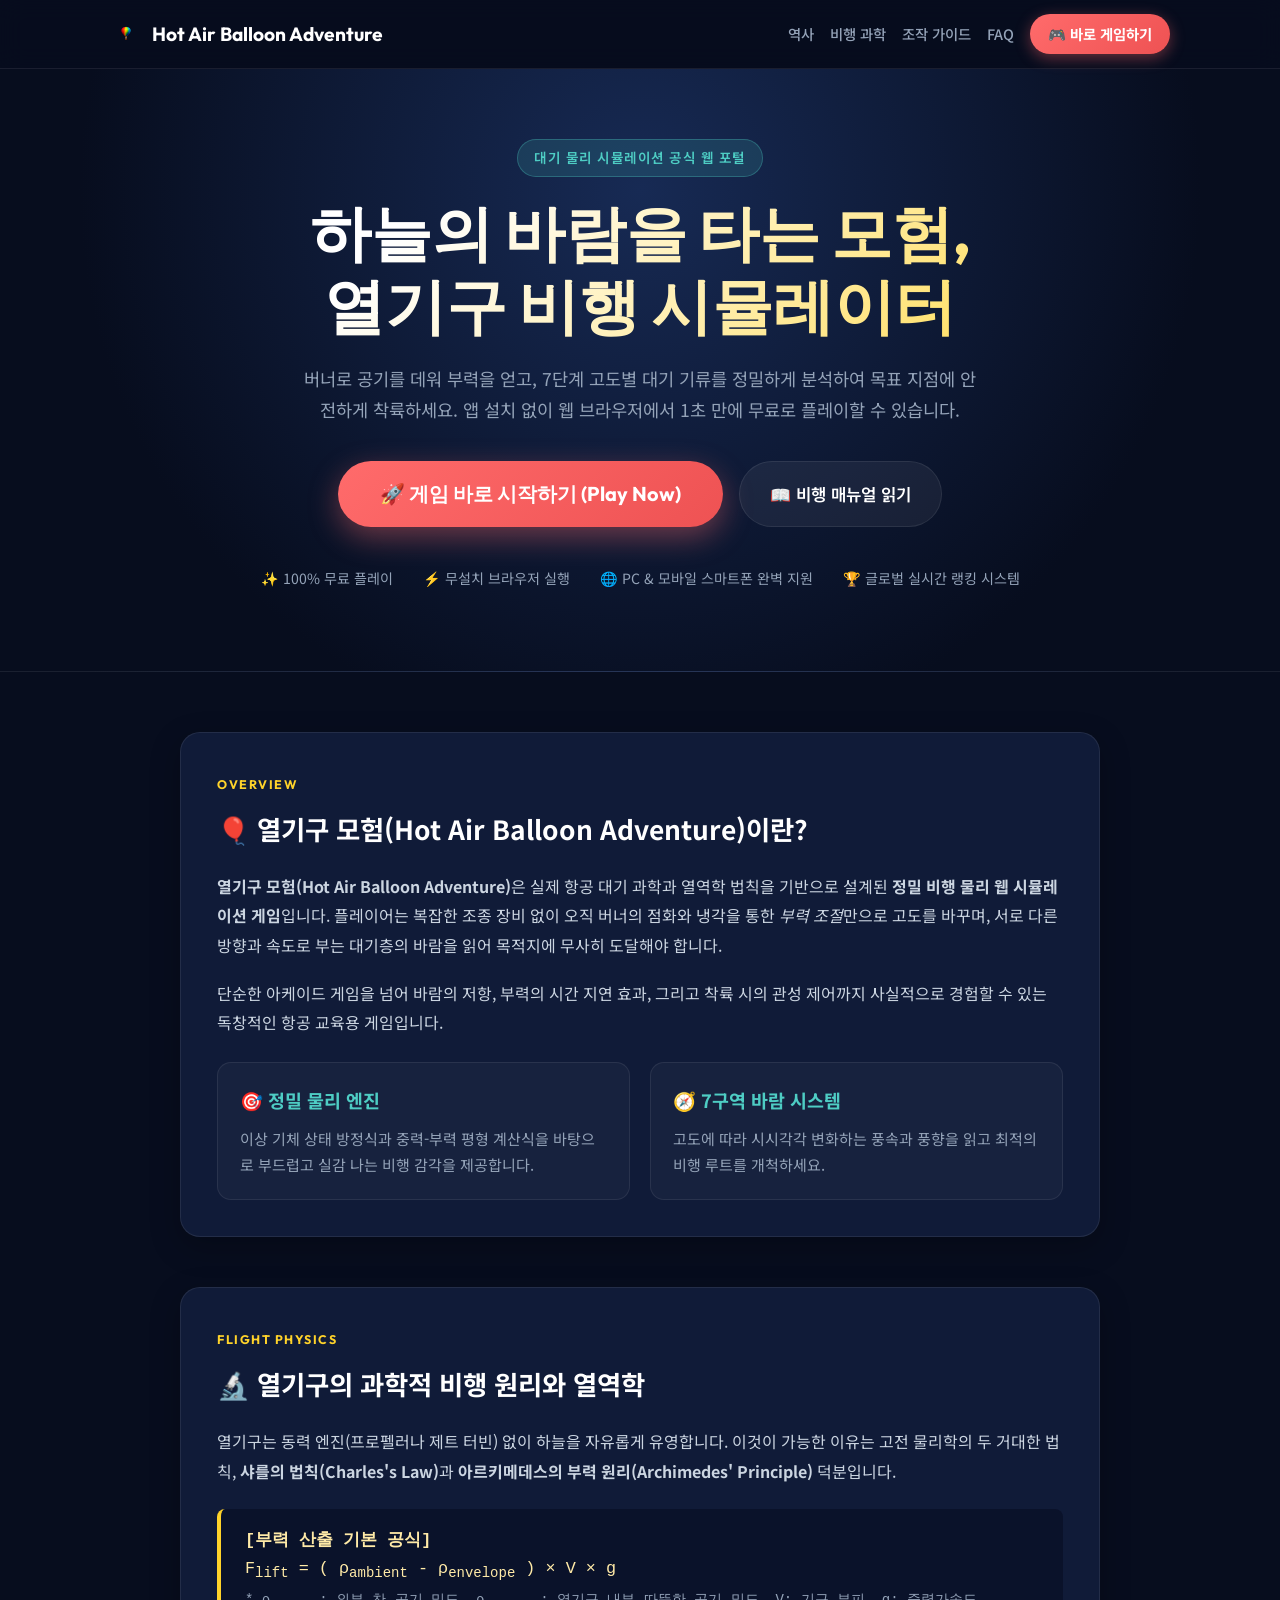
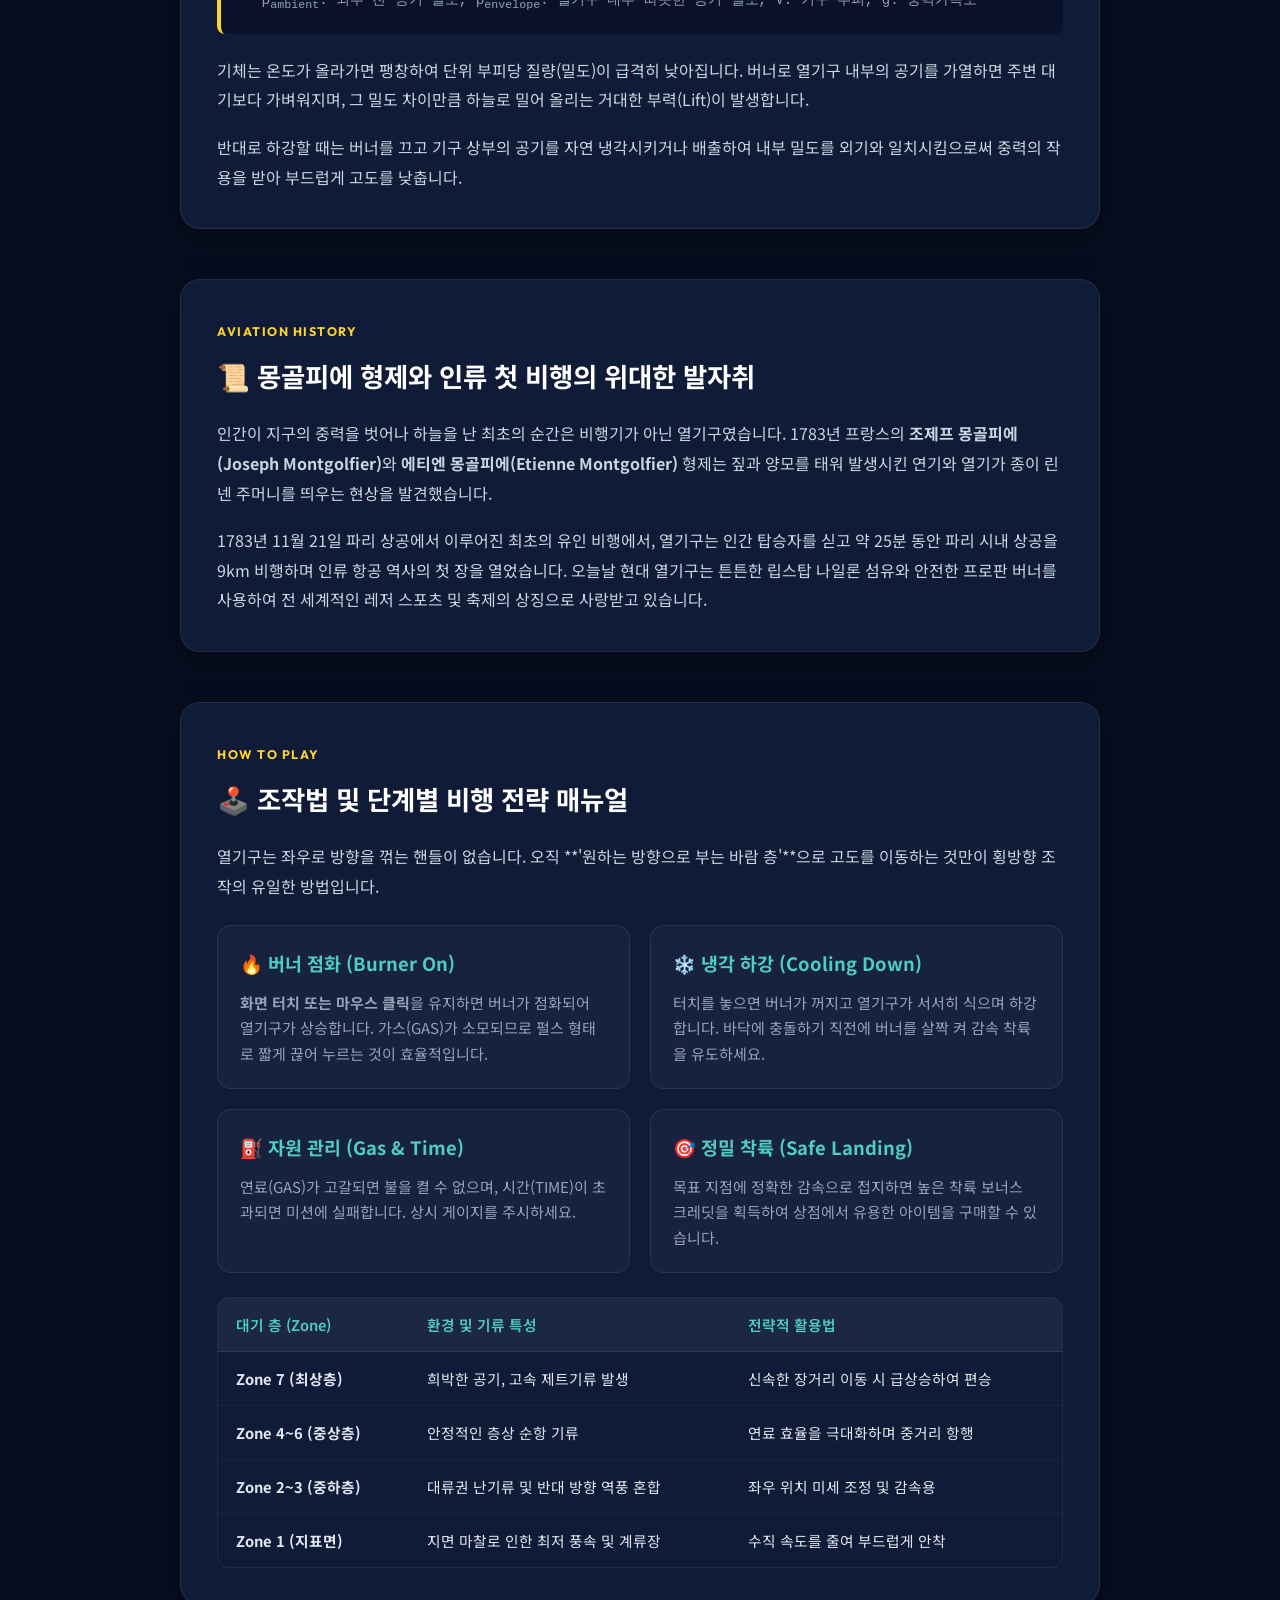
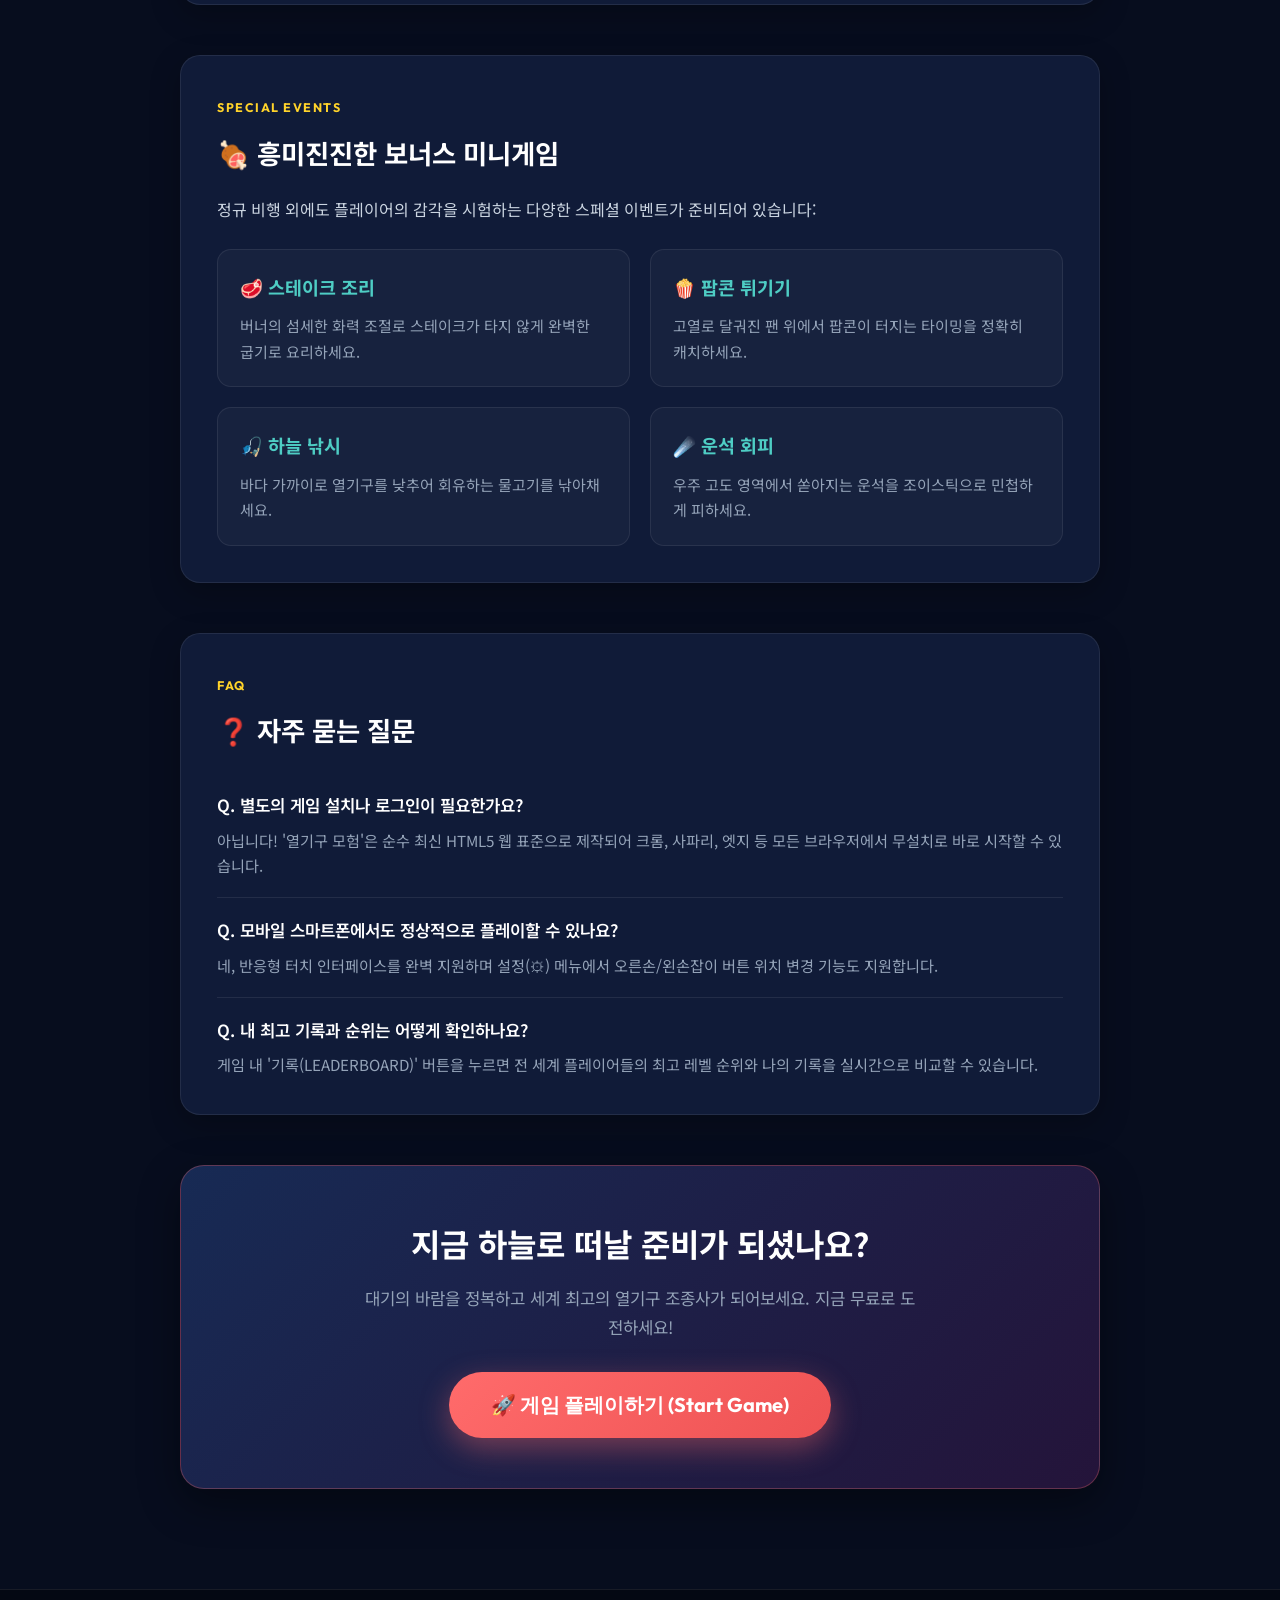
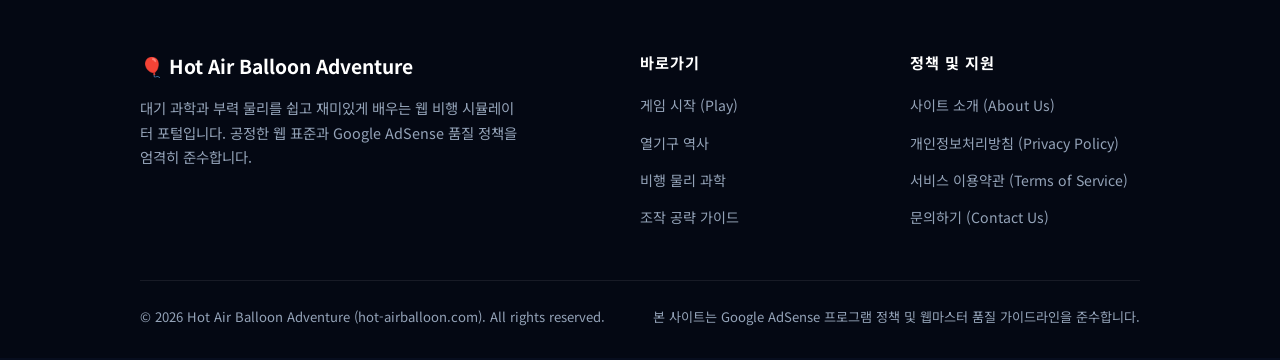
<file: index.html>
<!DOCTYPE html>
<html lang="ko">

<head>
    <meta charset="UTF-8">
    <meta name="viewport" content="width=device-width, initial-scale=1.0">
    <title>열기구 모험 (Hot Air Balloon Adventure) - 비행 물리 시뮬레이션 게임 & 공식 가이드</title>
    
    <!-- SEO Meta Tags -->
    <meta name="description" content="열기구의 과학적 부력 원리와 7단계 대기 기류를 활용한 비행 물리 웹게임! 열기구 역사, 항공 역학 원리, 단계별 비행 공략 가이드를 제공합니다. 무설치로 바로 시작하세요.">
    <meta name="keywords" content="열기구게임, 웹게임, 비행시뮬레이션, 물리게임, HTML5게임, 부력의원리, 핫에어벌룬, Hot Air Balloon Adventure, 대기역학, 무료게임">
    <meta name="author" content="Hot Air Balloon Studio">
    <meta name="robots" content="index, follow">
    <link rel="canonical" href="https://hot-airballoon.com/">

    <!-- Open Graph / SNS -->
    <meta property="og:type" content="website">
    <meta property="og:url" content="https://hot-airballoon.com/">
    <meta property="og:title" content="열기구 모험 - Hot Air Balloon Adventure 공식 포털">
    <meta property="og:description" content="대기 바람과 부력 물리를 활용하는 인터랙티브 열기구 시뮬레이션 웹게임. 무설치 즉시 플레이!">
    <meta property="og:image" content="https://hot-airballoon.com/balloon.png">

    <!-- Favicon -->
    <link rel="icon" type="image/png" href="balloon.png">
    <link rel="apple-touch-icon" href="balloon.png">

    <!-- Google AdSense Account Verification -->
    <meta name="google-adsense-account" content="ca-pub-7730380647245141">
    <!-- Google AdSense Official Script -->
    <script async src="https://pagead2.googlesyndication.com/pagead/js/adsbygoogle.js?client=ca-pub-7730380647245141" crossorigin="anonymous"></script>

    <!-- Google Fonts -->
    <link rel="preconnect" href="https://fonts.googleapis.com">
    <link rel="preconnect" href="https://fonts.gstatic.com" crossorigin>
    <link href="https://fonts.googleapis.com/css2?family=Outfit:wght@400;600;700;800&family=Noto+Sans+KR:wght@300;400;500;700&display=swap" rel="stylesheet">

    <!-- Schema.org Structured Data -->
    <script type="application/ld+json">
    {
      "@context": "https://schema.org",
      "@type": "WebApplication",
      "name": "Hot Air Balloon Adventure",
      "url": "https://hot-airballoon.com/",
      "description": "열기구 부력과 대기 기류를 기반으로 한 고정밀 항공 물리 시뮬레이션 웹게임",
      "applicationCategory": "GameApplication",
      "operatingSystem": "All",
      "browserRequirements": "Requires HTML5 Canvas support",
      "offers": {
        "@type": "Offer",
        "price": "0",
        "priceCurrency": "USD"
      }
    }
    </script>

    <style>
        :root {
            --primary: #ff6b6b;
            --primary-glow: rgba(255, 107, 107, 0.4);
            --secondary: #4ecdc4;
            --accent: #ffd32a;
            --bg-deep: #070d1e;
            --bg-card: #101b38;
            --bg-card-hover: #152347;
            --text-main: #f1f5f9;
            --text-muted: #94a3b8;
            --border: rgba(255, 255, 255, 0.08);
            --font-display: 'Outfit', sans-serif;
            --font-body: 'Noto Sans KR', sans-serif;
        }

        * {
            margin: 0;
            padding: 0;
            box-sizing: border-box;
            -webkit-tap-highlight-color: transparent;
        }

        html {
            scroll-behavior: smooth;
        }

        body {
            background-color: var(--bg-deep);
            color: var(--text-main);
            font-family: var(--font-body);
            line-height: 1.7;
            overflow-x: hidden;
        }

        /* Header */
        header {
            position: sticky;
            top: 0;
            z-index: 1000;
            background: rgba(7, 13, 30, 0.92);
            backdrop-filter: blur(12px);
            border-bottom: 1px solid var(--border);
        }

        .nav-container {
            max-width: 1100px;
            margin: 0 auto;
            padding: 14px 20px;
            display: flex;
            justify-content: space-between;
            align-items: center;
        }

        .brand {
            display: flex;
            align-items: center;
            gap: 10px;
            text-decoration: none;
            color: white;
            font-weight: 700;
            font-family: var(--font-display);
            font-size: 1.2rem;
        }

        .brand img {
            width: 32px;
            height: 32px;
            animation: floatSlow 3s ease-in-out infinite;
        }

        @keyframes floatSlow {
            0%, 100% { transform: translateY(0); }
            50% { transform: translateY(-4px); }
        }

        .nav-links {
            display: flex;
            align-items: center;
            gap: 16px;
        }

        .nav-links a {
            color: var(--text-muted);
            text-decoration: none;
            font-size: 0.9rem;
            font-weight: 500;
            transition: color 0.2s;
        }

        .nav-links a:hover {
            color: var(--secondary);
        }

        .btn-header-play {
            background: linear-gradient(135deg, var(--primary), #ee5253);
            color: white !important;
            padding: 8px 18px;
            border-radius: 20px;
            font-weight: 700 !important;
            box-shadow: 0 4px 15px var(--primary-glow);
            transition: transform 0.2s, box-shadow 0.2s !important;
        }

        .btn-header-play:hover {
            transform: translateY(-2px);
            box-shadow: 0 6px 20px var(--primary-glow);
        }

        /* Hero Section */
        .hero {
            position: relative;
            padding: 70px 20px 80px;
            text-align: center;
            background: radial-gradient(circle at 50% 20%, #172a54 0%, var(--bg-deep) 70%);
            border-bottom: 1px solid var(--border);
        }

        .hero-badge {
            display: inline-block;
            background: rgba(78, 205, 196, 0.15);
            color: var(--secondary);
            border: 1px solid rgba(78, 205, 196, 0.3);
            padding: 6px 16px;
            border-radius: 20px;
            font-size: 0.85rem;
            font-weight: 600;
            margin-bottom: 20px;
            letter-spacing: 0.5px;
        }

        .hero h1 {
            font-family: var(--font-display);
            font-size: clamp(2.2rem, 5vw, 3.8rem);
            font-weight: 800;
            line-height: 1.2;
            margin-bottom: 20px;
            background: linear-gradient(135deg, #ffffff 30%, #ffd32a 100%);
            -webkit-background-clip: text;
            -webkit-text-fill-color: transparent;
        }

        .hero p {
            max-width: 680px;
            margin: 0 auto 35px;
            color: var(--text-muted);
            font-size: 1.1rem;
            line-height: 1.8;
        }

        .hero-cta {
            display: flex;
            justify-content: center;
            gap: 16px;
            flex-wrap: wrap;
        }

        .btn-main-play {
            display: inline-flex;
            align-items: center;
            gap: 10px;
            background: linear-gradient(135deg, #ff6b6b, #ee5253);
            color: white;
            text-decoration: none;
            font-family: var(--font-display);
            font-size: 1.25rem;
            font-weight: 700;
            padding: 16px 42px;
            border-radius: 35px;
            box-shadow: 0 10px 30px var(--primary-glow);
            transition: all 0.25s cubic-bezier(0.175, 0.885, 0.32, 1.275);
            animation: pulsePlay 2s infinite;
        }

        @keyframes pulsePlay {
            0% { box-shadow: 0 0 0 0 rgba(255, 107, 107, 0.7); }
            70% { box-shadow: 0 0 0 16px rgba(255, 107, 107, 0); }
            100% { box-shadow: 0 0 0 0 rgba(255, 107, 107, 0); }
        }

        .btn-main-play:hover {
            transform: translateY(-4px) scale(1.03);
            box-shadow: 0 15px 35px var(--primary-glow);
        }

        .btn-sub-guide {
            display: inline-flex;
            align-items: center;
            background: rgba(255, 255, 255, 0.06);
            color: white;
            text-decoration: none;
            font-size: 1.05rem;
            font-weight: 600;
            padding: 16px 30px;
            border-radius: 35px;
            border: 1px solid var(--border);
            transition: all 0.2s;
        }

        .btn-sub-guide:hover {
            background: rgba(255, 255, 255, 0.12);
        }

        .game-badge-bar {
            margin-top: 40px;
            display: flex;
            justify-content: center;
            gap: 30px;
            flex-wrap: wrap;
            color: var(--text-muted);
            font-size: 0.88rem;
        }

        .badge-point {
            display: flex;
            align-items: center;
            gap: 6px;
        }

        /* Main Content Container */
        .content-container {
            max-width: 960px;
            margin: 0 auto;
            padding: 60px 20px 100px;
            display: flex;
            flex-direction: column;
            gap: 50px;
        }

        .article-card {
            background: var(--bg-card);
            border: 1px solid var(--border);
            border-radius: 20px;
            padding: 36px;
            box-shadow: 0 10px 30px rgba(0, 0, 0, 0.25);
            transition: border-color 0.2s;
        }

        .article-card:hover {
            border-color: rgba(78, 205, 196, 0.3);
        }

        .card-tag {
            display: inline-block;
            color: var(--accent);
            font-family: var(--font-display);
            font-weight: 700;
            font-size: 0.78rem;
            letter-spacing: 1.5px;
            margin-bottom: 12px;
        }

        .article-card h2 {
            font-size: 1.65rem;
            font-weight: 700;
            margin-bottom: 20px;
            color: white;
            display: flex;
            align-items: center;
            gap: 10px;
        }

        .article-card p {
            color: #cbd5e1;
            font-size: 1rem;
            line-height: 1.85;
            margin-bottom: 18px;
        }

        .article-card p:last-child {
            margin-bottom: 0;
        }

        /* Feature Grid */
        .grid-2 {
            display: grid;
            grid-template-columns: repeat(auto-fit, minmax(280px, 1fr));
            gap: 20px;
            margin-top: 24px;
        }

        .feature-box {
            background: rgba(255, 255, 255, 0.03);
            border: 1px solid var(--border);
            border-radius: 14px;
            padding: 22px;
        }

        .feature-box h3 {
            font-size: 1.15rem;
            color: var(--secondary);
            margin-bottom: 10px;
            display: flex;
            align-items: center;
            gap: 8px;
        }

        .feature-box p {
            font-size: 0.94rem;
            color: var(--text-muted);
            line-height: 1.7;
            margin-bottom: 0;
        }

        /* Formula Box */
        .formula-callout {
            background: rgba(10, 17, 40, 0.85);
            border-left: 4px solid var(--accent);
            border-radius: 8px;
            padding: 18px 24px;
            margin: 22px 0;
            font-family: monospace;
            font-size: 1.05rem;
            color: #ffeaa7;
        }

        /* Table */
        .table-wrap {
            overflow-x: auto;
            margin-top: 24px;
            border-radius: 12px;
            border: 1px solid var(--border);
        }

        table {
            width: 100%;
            border-collapse: collapse;
            text-align: left;
            font-size: 0.92rem;
        }

        th {
            background: rgba(255, 255, 255, 0.05);
            color: var(--secondary);
            padding: 14px 18px;
            font-weight: 600;
            border-bottom: 1px solid var(--border);
        }

        td {
            padding: 14px 18px;
            border-bottom: 1px solid rgba(255, 255, 255, 0.04);
            color: #e2e8f0;
        }

        tr:last-child td {
            border-bottom: none;
        }

        /* FAQ Accordion */
        .faq-item {
            border-bottom: 1px solid var(--border);
            padding: 18px 0;
        }

        .faq-item:last-child {
            border-bottom: none;
            padding-bottom: 0;
        }

        .faq-q {
            font-size: 1.05rem;
            font-weight: 600;
            color: white;
            margin-bottom: 8px;
        }

        .faq-a {
            color: var(--text-muted);
            font-size: 0.95rem;
            line-height: 1.7;
        }

        /* Bottom Play Banner */
        .play-banner {
            background: linear-gradient(135deg, #172a54, #24143a);
            border: 1px solid rgba(255, 107, 107, 0.3);
            border-radius: 24px;
            padding: 50px 30px;
            text-align: center;
            box-shadow: 0 15px 40px rgba(0, 0, 0, 0.4);
        }

        .play-banner h2 {
            font-size: 2rem;
            color: white;
            margin-bottom: 14px;
        }

        .play-banner p {
            color: var(--text-muted);
            max-width: 550px;
            margin: 0 auto 30px;
            font-size: 1.05rem;
        }

        /* Footer */
        footer {
            background: #040813;
            border-top: 1px solid var(--border);
            padding: 60px 20px 30px;
            color: var(--text-muted);
        }

        .footer-grid {
            max-width: 1000px;
            margin: 0 auto;
            display: grid;
            grid-template-columns: 2fr 1fr 1fr;
            gap: 40px;
            margin-bottom: 50px;
        }

        .footer-brand h3 {
            color: white;
            font-size: 1.2rem;
            margin-bottom: 14px;
            display: flex;
            align-items: center;
            gap: 8px;
        }

        .footer-brand p {
            font-size: 0.9rem;
            line-height: 1.7;
            max-width: 380px;
        }

        .footer-col h4 {
            color: white;
            font-size: 0.95rem;
            margin-bottom: 16px;
            text-transform: uppercase;
            letter-spacing: 1px;
        }

        .footer-col ul {
            list-style: none;
            display: flex;
            flex-direction: column;
            gap: 10px;
        }

        .footer-col a {
            color: var(--text-muted);
            text-decoration: none;
            font-size: 0.88rem;
            cursor: pointer;
            transition: color 0.2s;
        }

        .footer-col a:hover {
            color: var(--secondary);
        }

        .footer-bottom {
            max-width: 1000px;
            margin: 0 auto;
            padding-top: 25px;
            border-top: 1px solid var(--border);
            display: flex;
            justify-content: space-between;
            align-items: center;
            flex-wrap: wrap;
            gap: 15px;
            font-size: 0.82rem;
        }

        /* Modal Styles */
        .modal {
            display: none;
            position: fixed;
            top: 0;
            left: 0;
            width: 100%;
            height: 100%;
            background: rgba(0, 0, 0, 0.8);
            backdrop-filter: blur(8px);
            z-index: 9999;
            align-items: center;
            justify-content: center;
            padding: 20px;
        }

        .modal.active {
            display: flex;
        }

        .modal-content {
            background: #0f182e;
            border: 1px solid var(--border);
            border-radius: 18px;
            max-width: 700px;
            width: 100%;
            max-height: 85vh;
            overflow-y: auto;
            padding: 32px;
            position: relative;
            color: #e2e8f0;
        }

        .modal-close {
            position: absolute;
            top: 18px;
            right: 20px;
            background: none;
            border: none;
            color: #94a3b8;
            font-size: 1.8rem;
            cursor: pointer;
            line-height: 1;
        }

        .modal-close:hover {
            color: white;
        }

        .modal-content h3 {
            font-size: 1.4rem;
            color: white;
            margin-bottom: 16px;
        }

        .modal-body {
            font-size: 0.92rem;
            line-height: 1.8;
            color: #cbd5e1;
        }

        .modal-body h4 {
            color: var(--secondary);
            margin: 16px 0 6px;
        }

        @media (max-width: 768px) {
            .footer-grid {
                grid-template-columns: 1fr;
                gap: 30px;
            }
            .nav-links a:not(.btn-header-play) {
                display: none;
            }
            .article-card {
                padding: 24px;
            }
        }
    </style>
</head>

<body>

    <!-- Header -->
    <header>
        <div class="nav-container">
            <a href="/" class="brand">
                <img src="balloon.png" alt="Hot Air Balloon Logo">
                <span>Hot Air Balloon Adventure</span>
            </a>
            <div class="nav-links">
                <a href="#history">역사</a>
                <a href="#physics">비행 과학</a>
                <a href="#guide">조작 가이드</a>
                <a href="#faq">FAQ</a>
                <a href="game.html" class="btn-header-play">🎮 바로 게임하기</a>
            </div>
        </div>
    </header>

    <!-- Hero Section -->
    <section class="hero">
        <div class="hero-badge">대기 물리 시뮬레이션 공식 웹 포털</div>
        <h1>하늘의 바람을 타는 모험,<br>열기구 비행 시뮬레이터</h1>
        <p>
            버너로 공기를 데워 부력을 얻고, 7단계 고도별 대기 기류를 정밀하게 분석하여 목표 지점에 안전하게 착륙하세요. 
            앱 설치 없이 웹 브라우저에서 1초 만에 무료로 플레이할 수 있습니다.
        </p>
        <div class="hero-cta">
            <a href="game.html" class="btn-main-play">
                <span>🚀 게임 바로 시작하기 (Play Now)</span>
            </a>
            <a href="#guide" class="btn-sub-guide">
                <span>📖 비행 매뉴얼 읽기</span>
            </a>
        </div>
        <div class="game-badge-bar">
            <div class="badge-point">✨ 100% 무료 플레이</div>
            <div class="badge-point">⚡ 무설치 브라우저 실행</div>
            <div class="badge-point">🌐 PC & 모바일 스마트폰 완벽 지원</div>
            <div class="badge-point">🏆 글로벌 실시간 랭킹 시스템</div>
        </div>
    </section>

    <!-- Main Content -->
    <main class="content-container">

        <!-- Section 1: Overview -->
        <article class="article-card" id="overview">
            <span class="card-tag">OVERVIEW</span>
            <h2>🎈 열기구 모험(Hot Air Balloon Adventure)이란?</h2>
            <p>
                <strong>열기구 모험(Hot Air Balloon Adventure)</strong>은 실제 항공 대기 과학과 열역학 법칙을 기반으로 설계된 <strong>정밀 비행 물리 웹 시뮬레이션 게임</strong>입니다. 
                플레이어는 복잡한 조종 장비 없이 오직 버너의 점화와 냉각을 통한 <em>부력 조절</em>만으로 고도를 바꾸며, 
                서로 다른 방향과 속도로 부는 대기층의 바람을 읽어 목적지에 무사히 도달해야 합니다.
            </p>
            <p>
                단순한 아케이드 게임을 넘어 바람의 저항, 부력의 시간 지연 효과, 그리고 착륙 시의 관성 제어까지 사실적으로 경험할 수 있는 독창적인 항공 교육용 게임입니다.
            </p>
            <div class="grid-2">
                <div class="feature-box">
                    <h3>🎯 정밀 물리 엔진</h3>
                    <p>이상 기체 상태 방정식과 중력-부력 평형 계산식을 바탕으로 부드럽고 실감 나는 비행 감각을 제공합니다.</p>
                </div>
                <div class="feature-box">
                    <h3>🧭 7구역 바람 시스템</h3>
                    <p>고도에 따라 시시각각 변화하는 풍속과 풍향을 읽고 최적의 비행 루트를 개척하세요.</p>
                </div>
            </div>
        </article>

        <!-- Section 2: Physics & Science -->
        <article class="article-card" id="physics">
            <span class="card-tag">FLIGHT PHYSICS</span>
            <h2>🔬 열기구의 과학적 비행 원리와 열역학</h2>
            <p>
                열기구는 동력 엔진(프로펠러나 제트 터빈) 없이 하늘을 자유롭게 유영합니다. 이것이 가능한 이유는 고전 물리학의 두 거대한 법칙, 
                <strong>샤를의 법칙(Charles's Law)</strong>과 <strong>아르키메데스의 부력 원리(Archimedes' Principle)</strong> 덕분입니다.
            </p>
            <div class="formula-callout">
                <strong>[부력 산출 기본 공식]</strong><br>
                F<sub>lift</sub> = ( &rho;<sub>ambient</sub> - &rho;<sub>envelope</sub> ) &times; V &times; g<br>
                <small style="color: #94a3b8;">* &rho;<sub>ambient</sub>: 외부 찬 공기 밀도, &rho;<sub>envelope</sub>: 열기구 내부 따뜻한 공기 밀도, V: 기구 부피, g: 중력가속도</small>
            </div>
            <p>
                기체는 온도가 올라가면 팽창하여 단위 부피당 질량(밀도)이 급격히 낮아집니다. 버너로 열기구 내부의 공기를 가열하면 
                주변 대기보다 가벼워지며, 그 밀도 차이만큼 하늘로 밀어 올리는 거대한 부력(Lift)이 발생합니다.
            </p>
            <p>
                반대로 하강할 때는 버너를 끄고 기구 상부의 공기를 자연 냉각시키거나 배출하여 내부 밀도를 외기와 일치시킴으로써 
                중력의 작용을 받아 부드럽게 고도를 낮춥니다.
            </p>
        </article>

        <!-- Section 3: History -->
        <article class="article-card" id="history">
            <span class="card-tag">AVIATION HISTORY</span>
            <h2>📜 몽골피에 형제와 인류 첫 비행의 위대한 발자취</h2>
            <p>
                인간이 지구의 중력을 벗어나 하늘을 난 최초의 순간은 비행기가 아닌 열기구였습니다. 
                1783년 프랑스의 <strong>조제프 몽골피에(Joseph Montgolfier)</strong>와 <strong>에티엔 몽골피에(Etienne Montgolfier)</strong> 형제는 
                짚과 양모를 태워 발생시킨 연기와 열기가 종이 린넨 주머니를 띄우는 현상을 발견했습니다.
            </p>
            <p>
                1783년 11월 21일 파리 상공에서 이루어진 최초의 유인 비행에서, 열기구는 인간 탑승자를 싣고 약 25분 동안 파리 시내 상공을 9km 비행하며 
                인류 항공 역사의 첫 장을 열었습니다. 오늘날 현대 열기구는 튼튼한 립스탑 나일론 섬유와 안전한 프로판 버너를 사용하여 
                전 세계적인 레저 스포츠 및 축제의 상징으로 사랑받고 있습니다.
            </p>
        </article>

        <!-- Section 4: Flight Manual & Controls -->
        <article class="article-card" id="guide">
            <span class="card-tag">HOW TO PLAY</span>
            <h2>🕹️ 조작법 및 단계별 비행 전략 매뉴얼</h2>
            <p>
                열기구는 좌우로 방향을 꺾는 핸들이 없습니다. 오직 **'원하는 방향으로 부는 바람 층'**으로 고도를 이동하는 것만이 횡방향 조작의 유일한 방법입니다.
            </p>
            <div class="grid-2">
                <div class="feature-box">
                    <h3>🔥 버너 점화 (Burner On)</h3>
                    <p><strong>화면 터치 또는 마우스 클릭</strong>을 유지하면 버너가 점화되어 열기구가 상승합니다. 가스(GAS)가 소모되므로 펄스 형태로 짧게 끊어 누르는 것이 효율적입니다.</p>
                </div>
                <div class="feature-box">
                    <h3>❄️ 냉각 하강 (Cooling Down)</h3>
                    <p>터치를 놓으면 버너가 꺼지고 열기구가 서서히 식으며 하강합니다. 바닥에 충돌하기 직전에 버너를 살짝 켜 감속 착륙을 유도하세요.</p>
                </div>
                <div class="feature-box">
                    <h3>⛽ 자원 관리 (Gas & Time)</h3>
                    <p>연료(GAS)가 고갈되면 불을 켤 수 없으며, 시간(TIME)이 초과되면 미션에 실패합니다. 상시 게이지를 주시하세요.</p>
                </div>
                <div class="feature-box">
                    <h3>🎯 정밀 착륙 (Safe Landing)</h3>
                    <p>목표 지점에 정확한 감속으로 접지하면 높은 착륙 보너스 크레딧을 획득하여 상점에서 유용한 아이템을 구매할 수 있습니다.</p>
                </div>
            </div>

            <div class="table-wrap">
                <table>
                    <thead>
                        <tr>
                            <th>대기 층 (Zone)</th>
                            <th>환경 및 기류 특성</th>
                            <th>전략적 활용법</th>
                        </tr>
                    </thead>
                    <tbody>
                        <tr>
                            <td><strong>Zone 7 (최상층)</strong></td>
                            <td>희박한 공기, 고속 제트기류 발생</td>
                            <td>신속한 장거리 이동 시 급상승하여 편승</td>
                        </tr>
                        <tr>
                            <td><strong>Zone 4~6 (중상층)</strong></td>
                            <td>안정적인 층상 순항 기류</td>
                            <td>연료 효율을 극대화하며 중거리 항행</td>
                        </tr>
                        <tr>
                            <td><strong>Zone 2~3 (중하층)</strong></td>
                            <td>대류권 난기류 및 반대 방향 역풍 혼합</td>
                            <td>좌우 위치 미세 조정 및 감속용</td>
                        </tr>
                        <tr>
                            <td><strong>Zone 1 (지표면)</strong></td>
                            <td>지면 마찰로 인한 최저 풍속 및 계류장</td>
                            <td>수직 속도를 줄여 부드럽게 안착</td>
                        </tr>
                    </tbody>
                </table>
            </div>
        </article>

        <!-- Section 5: Mini Games & Events -->
        <article class="article-card" id="events">
            <span class="card-tag">SPECIAL EVENTS</span>
            <h2>🍖 흥미진진한 보너스 미니게임</h2>
            <p>
                정규 비행 외에도 플레이어의 감각을 시험하는 다양한 스페셜 이벤트가 준비되어 있습니다:
            </p>
            <div class="grid-2">
                <div class="feature-box">
                    <h3>🥩 스테이크 조리</h3>
                    <p>버너의 섬세한 화력 조절로 스테이크가 타지 않게 완벽한 굽기로 요리하세요.</p>
                </div>
                <div class="feature-box">
                    <h3>🍿 팝콘 튀기기</h3>
                    <p>고열로 달궈진 팬 위에서 팝콘이 터지는 타이밍을 정확히 캐치하세요.</p>
                </div>
                <div class="feature-box">
                    <h3>🎣 하늘 낚시</h3>
                    <p>바다 가까이로 열기구를 낮추어 회유하는 물고기를 낚아채세요.</p>
                </div>
                <div class="feature-box">
                    <h3>☄️ 운석 회피</h3>
                    <p>우주 고도 영역에서 쏟아지는 운석을 조이스틱으로 민첩하게 피하세요.</p>
                </div>
            </div>
        </article>

        <!-- Section 6: FAQ -->
        <article class="article-card" id="faq">
            <span class="card-tag">FAQ</span>
            <h2>❓ 자주 묻는 질문</h2>
            <div class="faq-item">
                <div class="faq-q">Q. 별도의 게임 설치나 로그인이 필요한가요?</div>
                <div class="faq-a">아닙니다! '열기구 모험'은 순수 최신 HTML5 웹 표준으로 제작되어 크롬, 사파리, 엣지 등 모든 브라우저에서 무설치로 바로 시작할 수 있습니다.</div>
            </div>
            <div class="faq-item">
                <div class="faq-q">Q. 모바일 스마트폰에서도 정상적으로 플레이할 수 있나요?</div>
                <div class="faq-a">네, 반응형 터치 인터페이스를 완벽 지원하며 설정(⚙) 메뉴에서 오른손/왼손잡이 버튼 위치 변경 기능도 지원합니다.</div>
            </div>
            <div class="faq-item">
                <div class="faq-q">Q. 내 최고 기록과 순위는 어떻게 확인하나요?</div>
                <div class="faq-a">게임 내 '기록(LEADERBOARD)' 버튼을 누르면 전 세계 플레이어들의 최고 레벨 순위와 나의 기록을 실시간으로 비교할 수 있습니다.</div>
            </div>
        </article>

        <!-- Bottom Play CTA Banner -->
        <div class="play-banner">
            <h2>지금 하늘로 떠날 준비가 되셨나요?</h2>
            <p>대기의 바람을 정복하고 세계 최고의 열기구 조종사가 되어보세요. 지금 무료로 도전하세요!</p>
            <a href="game.html" class="btn-main-play">
                <span>🚀 게임 플레이하기 (Start Game)</span>
            </a>
        </div>

    </main>

    <!-- Footer -->
    <footer>
        <div class="footer-grid">
            <div class="footer-brand">
                <h3>🎈 Hot Air Balloon Adventure</h3>
                <p>
                    대기 과학과 부력 물리를 쉽고 재미있게 배우는 웹 비행 시뮬레이터 포털입니다. 
                    공정한 웹 표준과 Google AdSense 품질 정책을 엄격히 준수합니다.
                </p>
            </div>
            <div class="footer-col">
                <h4>바로가기</h4>
                <ul>
                    <li><a href="game.html">게임 시작 (Play)</a></li>
                    <li><a href="#history">열기구 역사</a></li>
                    <li><a href="#physics">비행 물리 과학</a></li>
                    <li><a href="#guide">조작 공략 가이드</a></li>
                </ul>
            </div>
            <div class="footer-col">
                <h4>정책 및 지원</h4>
                <ul>
                    <li><a onclick="openModal('about-modal')">사이트 소개 (About Us)</a></li>
                    <li><a onclick="openModal('privacy-modal')">개인정보처리방침 (Privacy Policy)</a></li>
                    <li><a onclick="openModal('terms-modal')">서비스 이용약관 (Terms of Service)</a></li>
                    <li><a onclick="openModal('contact-modal')">문의하기 (Contact Us)</a></li>
                </ul>
            </div>
        </div>
        <div class="footer-bottom">
            <div>&copy; 2026 Hot Air Balloon Adventure (hot-airballoon.com). All rights reserved.</div>
            <div>본 사이트는 Google AdSense 프로그램 정책 및 웹마스터 품질 가이드라인을 준수합니다.</div>
        </div>
    </footer>

    <!-- Modals for Legal Pages (Essential for AdSense Approval) -->
    <div id="privacy-modal" class="modal">
        <div class="modal-content">
            <button class="modal-close" onclick="closeModal('privacy-modal')">&times;</button>
            <h3>개인정보처리방침 (Privacy Policy)</h3>
            <div class="modal-body">
                <p><strong>Hot Air Balloon Adventure</strong>(이하 "사이트")는 이용자의 개인정보를 매우 소중하게 생각하며 관련 법령 및 Google AdSense 파트너 규정을 준수합니다.</p>
                <h4>1. 수집하는 정보</h4>
                <p>본 사이트는 회원가입 없이 이용 가능하며, 개인 식별 정보(이름, 주민번호 등)를 일체 수집하지 않습니다. 게임 기록 저장은 브라우저 LocalStorage에 암호화되어 안전하게 보관됩니다.</p>
                <h4>2. 쿠키 및 광고 네트워크</h4>
                <p>본 사이트는 Google AdSense를 통한 광고 게재를 위해 쿠키(Cookie)를 사용할 수 있습니다. Google과 파트너사는 쿠키를 기반으로 이용자의 이전 방문 기록을 바탕으로 맞춤형 광고를 제공합니다. 사용자는 브라우저 설정에서 쿠키 저장을 거부할 수 있습니다.</p>
                <h4>3. 문의처</h4>
                <p>개인정보 처리와 관련된 문의사항은 하단의 [문의하기] 메뉴를 이용해 주시기 바랍니다.</p>
            </div>
        </div>
    </div>

    <div id="terms-modal" class="modal">
        <div class="modal-content">
            <button class="modal-close" onclick="closeModal('terms-modal')">&times;</button>
            <h3>서비스 이용약관 (Terms of Service)</h3>
            <div class="modal-body">
                <p>본 사이트가 제공하는 모든 게임 콘텐츠, 텍스트 가이드, 디자인 요소의 저작권은 Hot Air Balloon Adventure에 있습니다.</p>
                <h4>1. 서비스 이용</h4>
                <p>모든 이용자는 비상업적 목적으로 무료로 게임을 플레이하고 가이드를 열람할 수 있습니다. 비정상적인 매크로, 치트 프로그램 사용은 금지됩니다.</p>
                <h4>2. 면책 조항</h4>
                <p>사이트는 천재지변이나 네트워크 장애 등으로 인한 일시적 서비스 중단에 대해 고의나 중과실이 없는 한 책임을 지지 않습니다.</p>
            </div>
        </div>
    </div>

    <div id="about-modal" class="modal">
        <div class="modal-content">
            <button class="modal-close" onclick="closeModal('about-modal')">&times;</button>
            <h3>사이트 소개 (About Us)</h3>
            <div class="modal-body">
                <p><strong>Hot Air Balloon Adventure</strong>는 대기 과학과 물리 역학을 게임이라는 즐거운 매개체를 통해 전 세계 사용자에게 전달하기 위해 개발된 독립 웹 프로젝트입니다.</p>
                <p>누구나 무료로 안전하고 유익한 인터랙티브 항공 시뮬레이션을 즐길 수 있도록 지속적으로 업데이트와 개선을 진행하고 있습니다.</p>
            </div>
        </div>
    </div>

    <div id="contact-modal" class="modal">
        <div class="modal-content">
            <button class="modal-close" onclick="closeModal('contact-modal')">&times;</button>
            <h3>문의하기 (Contact Us)</h3>
            <div class="modal-body">
                <p>게임에 대한 버그 제보, 개선 제안, 파트너십 문의는 언제나 환영합니다.</p>
                <h4>📧 공식 연락처</h4>
                <p>이메일: <strong>support@hot-airballoon.com</strong></p>
                <p>운영 시간: 평일 10:00 ~ 18:00 (KST)</p>
            </div>
        </div>
    </div>

    <script>
        function openModal(id) {
            document.getElementById(id).classList.add('active');
        }
        function closeModal(id) {
            document.getElementById(id).classList.remove('active');
        }
        window.onclick = function(event) {
            if (event.target.classList.contains('modal')) {
                event.target.classList.remove('active');
            }
        };
    </script>
</body>

</html>
</file>
